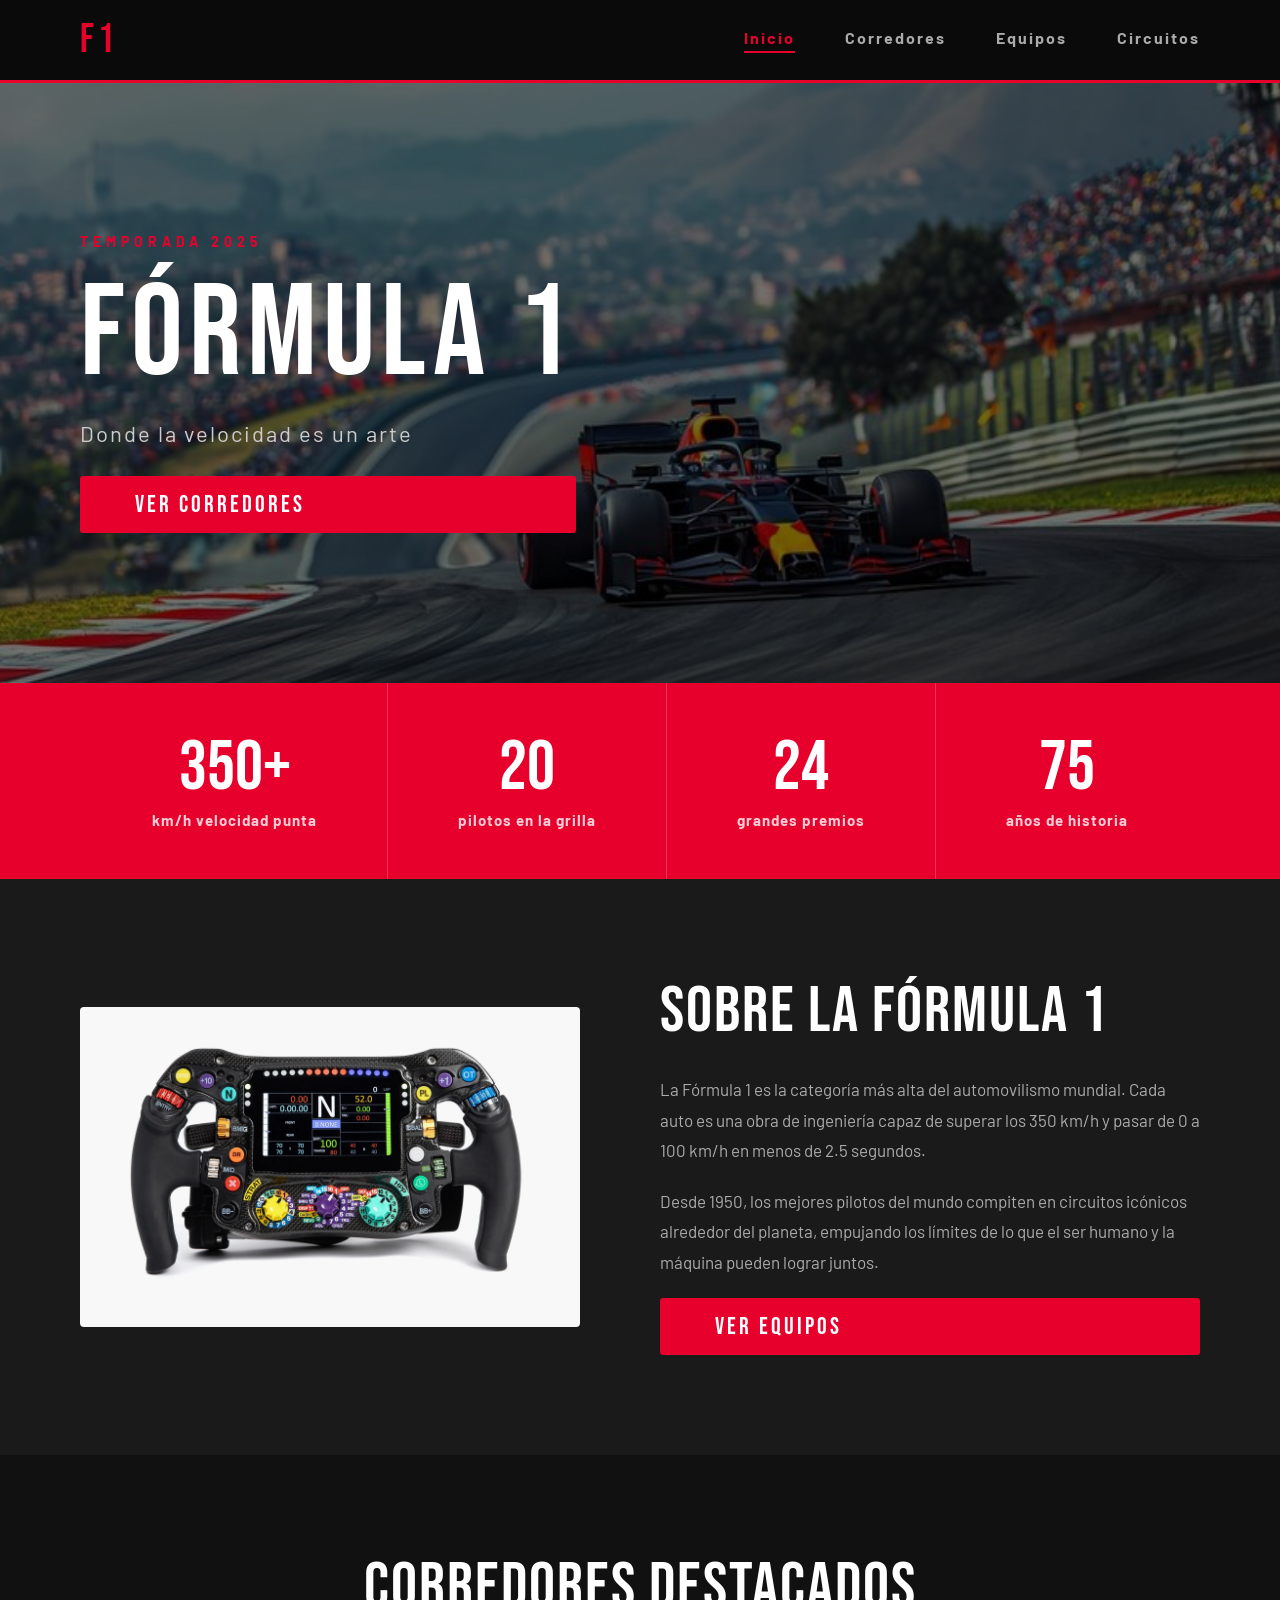
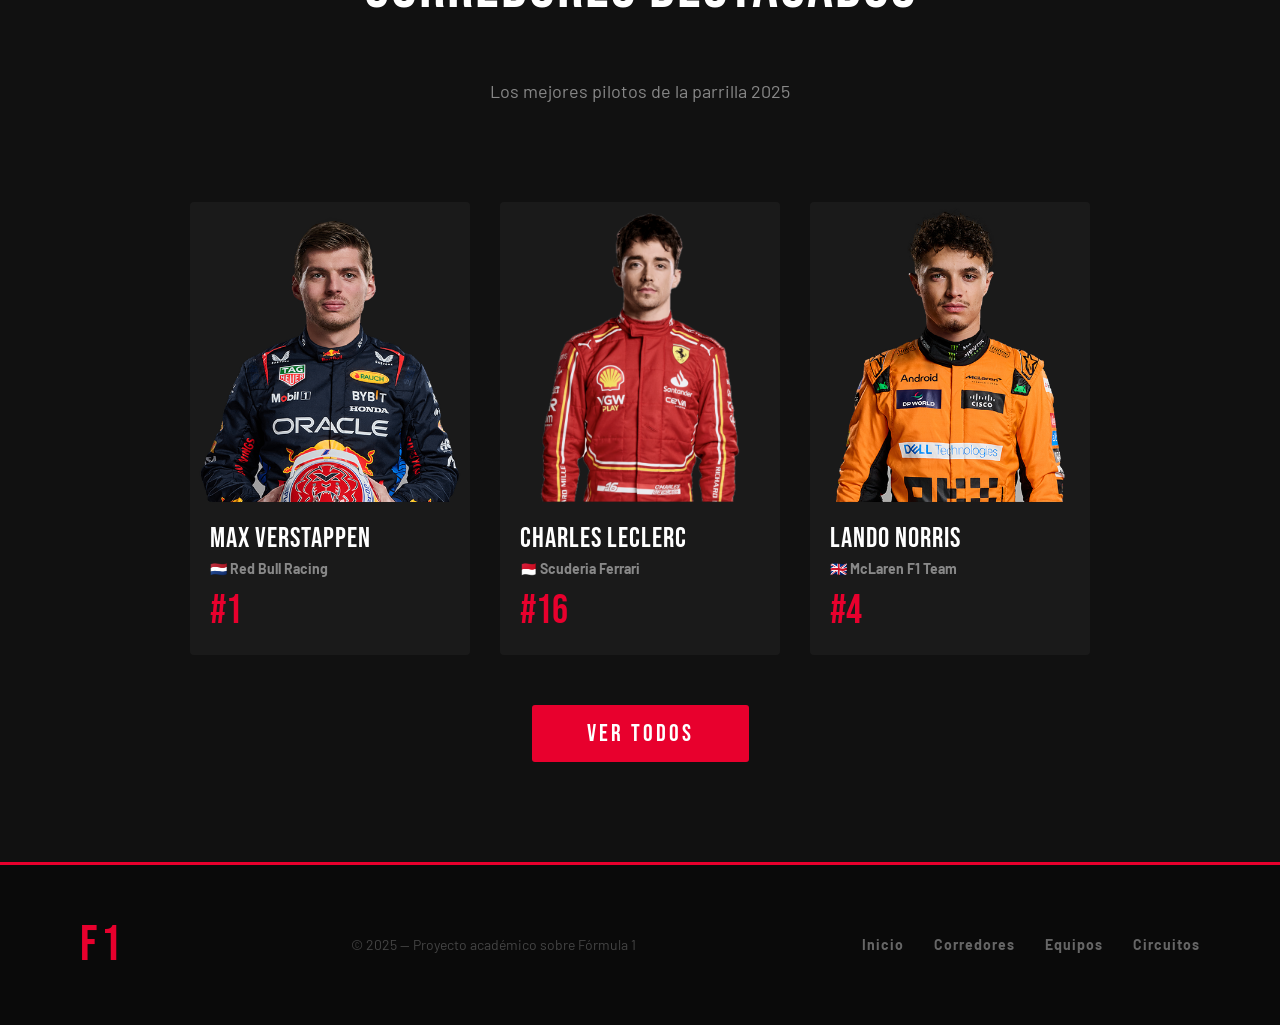
<file: index.html>
<!DOCTYPE html>
<html lang="es">

<head>
    <meta charset="UTF-8">
    <meta name="viewport" content="width=device-width, initial-scale=1.0">
    <title>Fórmula 1 — Inicio</title>
    <link rel="icon" type="image/png" href="img/favicon.png">
    <link rel="preconnect" href="https://fonts.googleapis.com">
    <link rel="preconnect" href="https://fonts.gstatic.com" crossorigin>
    <link href="https://fonts.googleapis.com/css2?family=Bebas+Neue&family=Barlow:wght@400;700;900&display=swap"
        rel="stylesheet">
    <link rel="stylesheet" href="estilos.css">
</head>

<body>

    <!-- MENÚ -->
    <div class="menu">
        <div class="menu_logo">F1</div>
        <div class="menu_links">
            <a href="index.html" class="menu_item activo">Inicio</a>
            <a href="corredores.html" class="menu_item">Corredores</a>
            <a href="equipos.html" class="menu_item">Equipos</a>
            <a href="circuitos.html" class="menu_item">Circuitos</a>
        </div>
    </div>

    <section class="hero">
        <div class="hero_fondo">
            <img src="img/hero.jpg" alt="Auto de F1 en pista" class="hero_bg">
            <div class="hero_oscurecedor"></div>
        </div>
        <div class="hero_contenido">
            <div class="hero_etiqueta">TEMPORADA 2025</div>
            <div class="hero_titulo">FÓRMULA 1</div>
            <div class="hero_subtitulo">Donde la velocidad es un arte</div>
            <a href="corredores.html" class="boton_rojo">VER CORREDORES</a>
        </div>
    </section>

    <!-- BANDA ROJA CON DATOS -->
    <section class="datos">
        <div class="dato">
            <div class="dato_numero">350+</div>
            <div class="dato_texto">km/h velocidad punta</div>
        </div>
        <div class="dato">
            <div class="dato_numero">20</div>
            <div class="dato_texto">pilotos en la grilla</div>
        </div>
        <div class="dato">
            <div class="dato_numero">24</div>
            <div class="dato_texto">grandes premios</div>
        </div>
        <div class="dato">
            <div class="dato_numero">75</div>
            <div class="dato_texto">años de historia</div>
        </div>
    </section>

    <!-- SOBRE LA F1 -->
    <section class="sobre">

        <img src="img/sobre.jpg" alt="Interior de un F1" class="sobre_imagen">

        <div class="sobre_texto">
            <div class="seccion_titulo">Sobre la Fórmula 1</div>
            <div class="sobre_parrafo">
                La Fórmula 1 es la categoría más alta del automovilismo mundial.
                Cada auto es una obra de ingeniería capaz de superar los 350 km/h
                y pasar de 0 a 100 km/h en menos de 2.5 segundos.
            </div>
            <div class="sobre_parrafo">
                Desde 1950, los mejores pilotos del mundo compiten en circuitos
                icónicos alrededor del planeta, empujando los límites de lo que
                el ser humano y la máquina pueden lograr juntos.
            </div>
            <a href="equipos.html" class="boton_rojo">VER EQUIPOS</a>
        </div>

    </section>

<!-- CORREDORES DESTACADOS -->
    <section class="preview">

        <div class="seccion_titulo" style="text-align: center;">Corredores Destacados</div>
        <div class="seccion_subtitulo" style="text-align: center;">Los mejores pilotos de la parrilla 2025</div>

        <div class="preview_lista">
            <div class="preview_card">
                <img src="img/verstappen.jpg" alt="Max Verstappen" class="preview_foto">
                <div class="preview_nombre">Max Verstappen</div>
                <div class="preview_equipo">🇳🇱 Red Bull Racing</div>
                <div class="preview_num">#1</div>
            </div>
            <div class="preview_card">
                <img src="img/leclerc.png" alt="Charles Leclerc" class="preview_foto">
                <div class="preview_nombre">Charles Leclerc</div>
                <div class="preview_equipo">🇲🇨 Scuderia Ferrari</div>
                <div class="preview_num">#16</div>
            </div>
            <div class="preview_card">
                <img src="img/norris.jpg" alt="Lando Norris" class="preview_foto">
                <div class="preview_nombre">Lando Norris</div>
                <div class="preview_equipo">🇬🇧 McLaren F1 Team</div>
                <div class="preview_num">#4</div>
            </div>
        </div>

        <div style="text-align: center;">
            <a href="corredores.html" class="boton_rojo">VER TODOS</a>
        </div>
    </section>

    <!-- FOOTER -->
    <footer class="footer">
        <div class="footer_logo">F1</div>
        <div class="footer_texto">© 2025 — Proyecto académico sobre Fórmula 1</div>
        <div class="footer_links">
            <a href="index.html" class="footer_enlace">Inicio</a>
            <a href="corredores.html" class="footer_enlace">Corredores</a>
            <a href="equipos.html" class="footer_enlace">Equipos</a>
            <a href="circuitos.html" class="footer_enlace">Circuitos</a>
        </div>
    </footer>
</body>
</html>
</file>
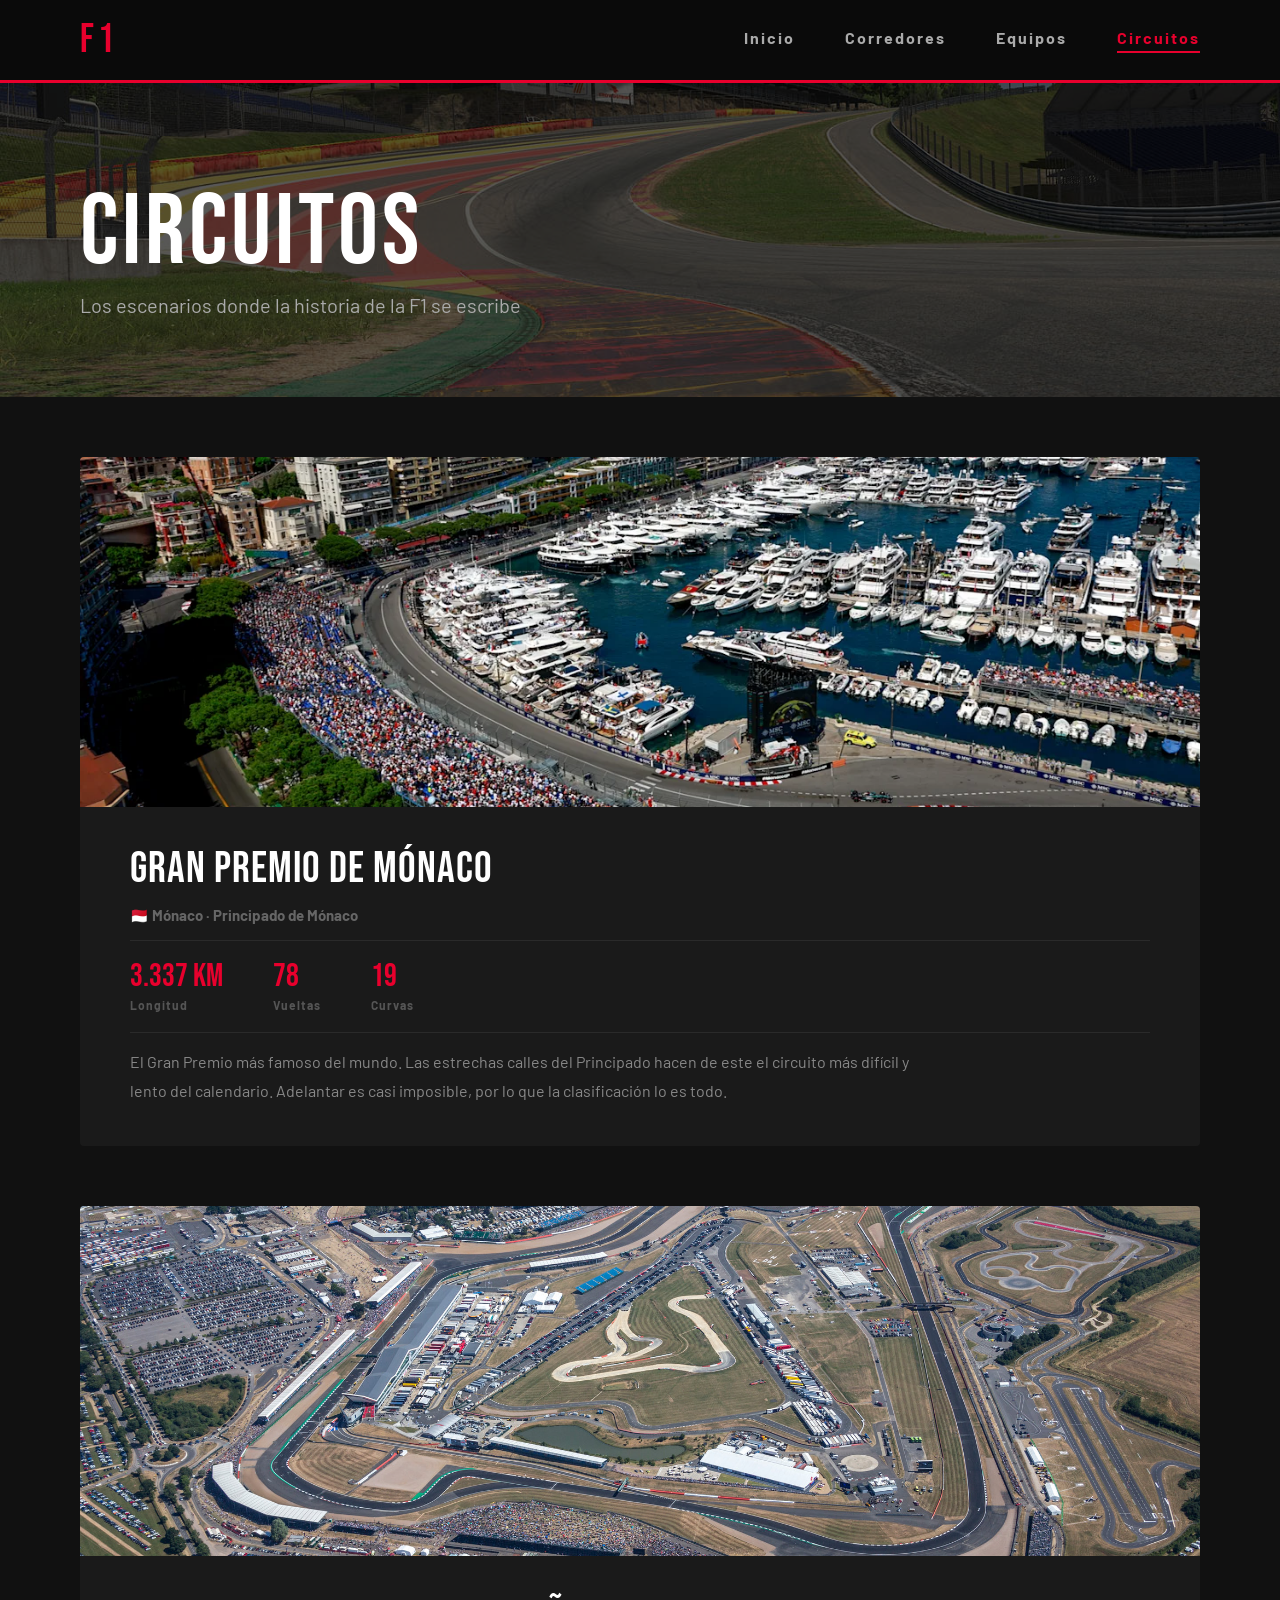
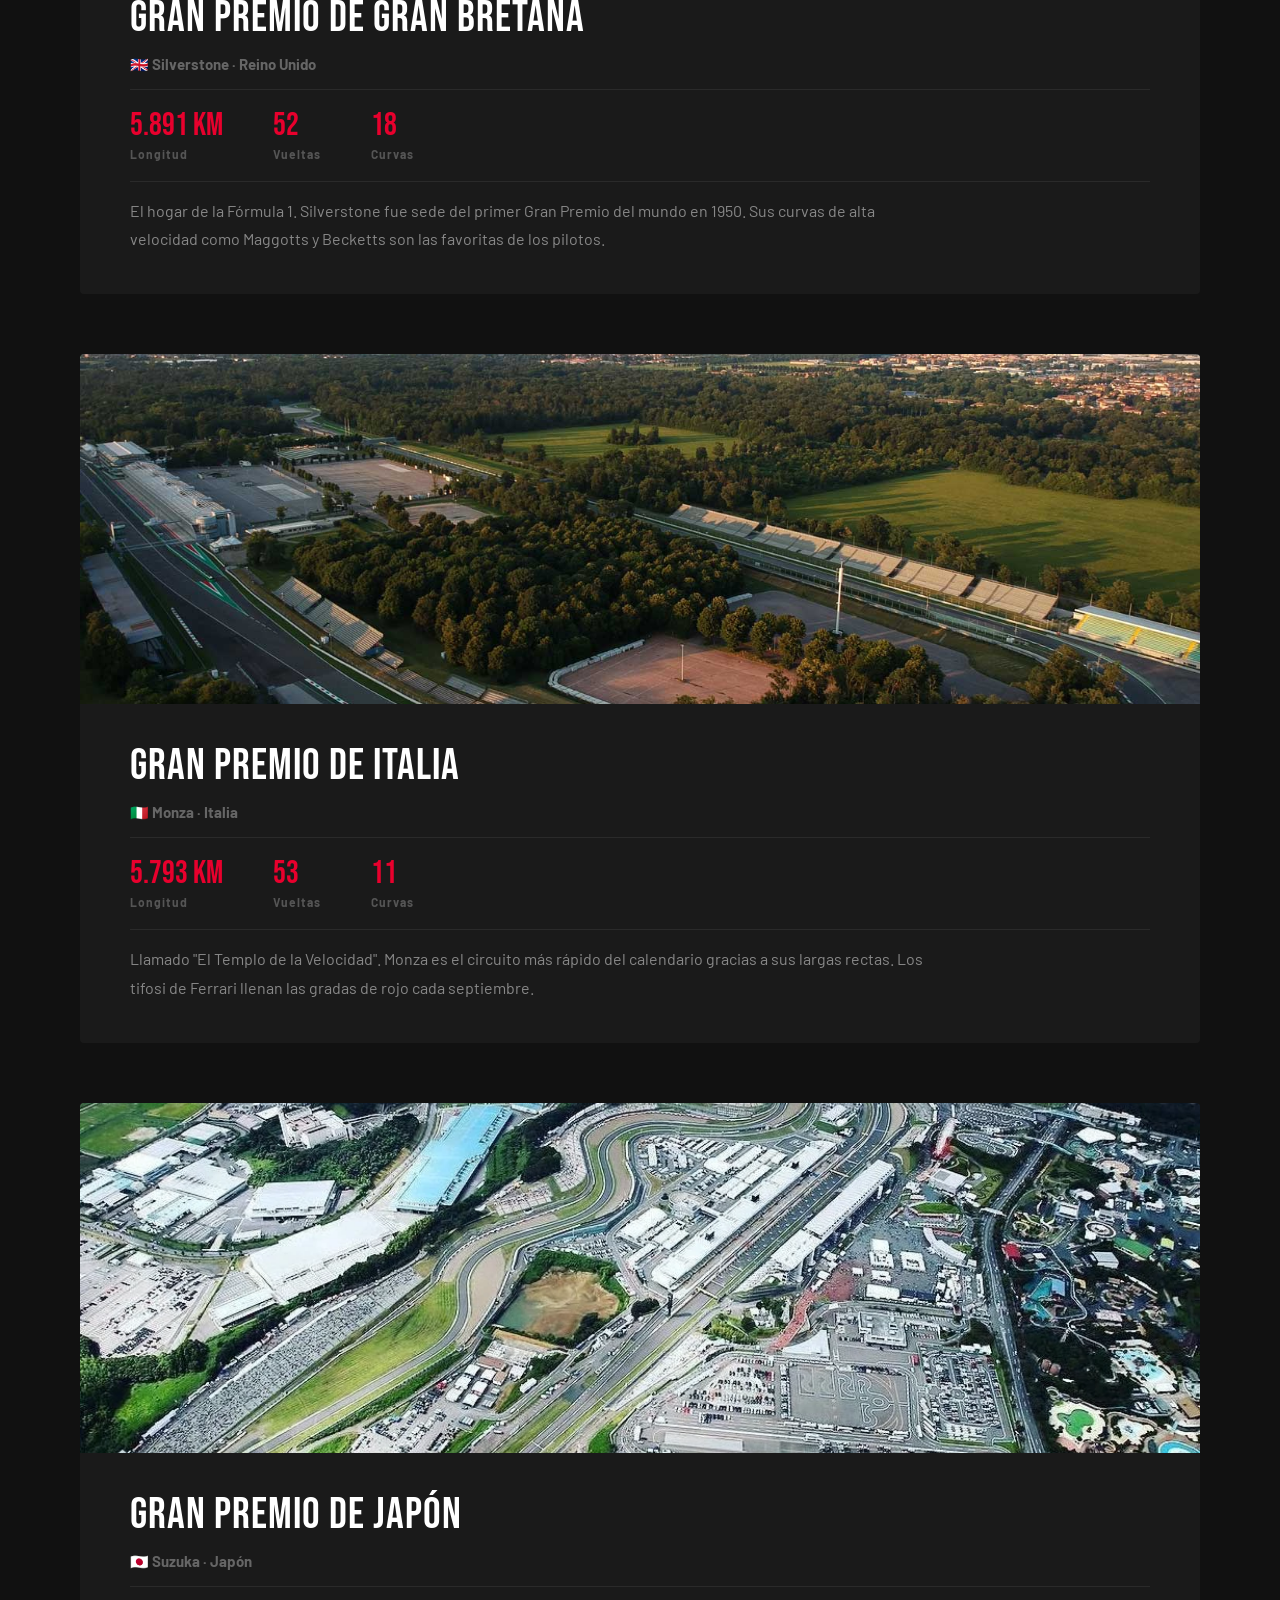
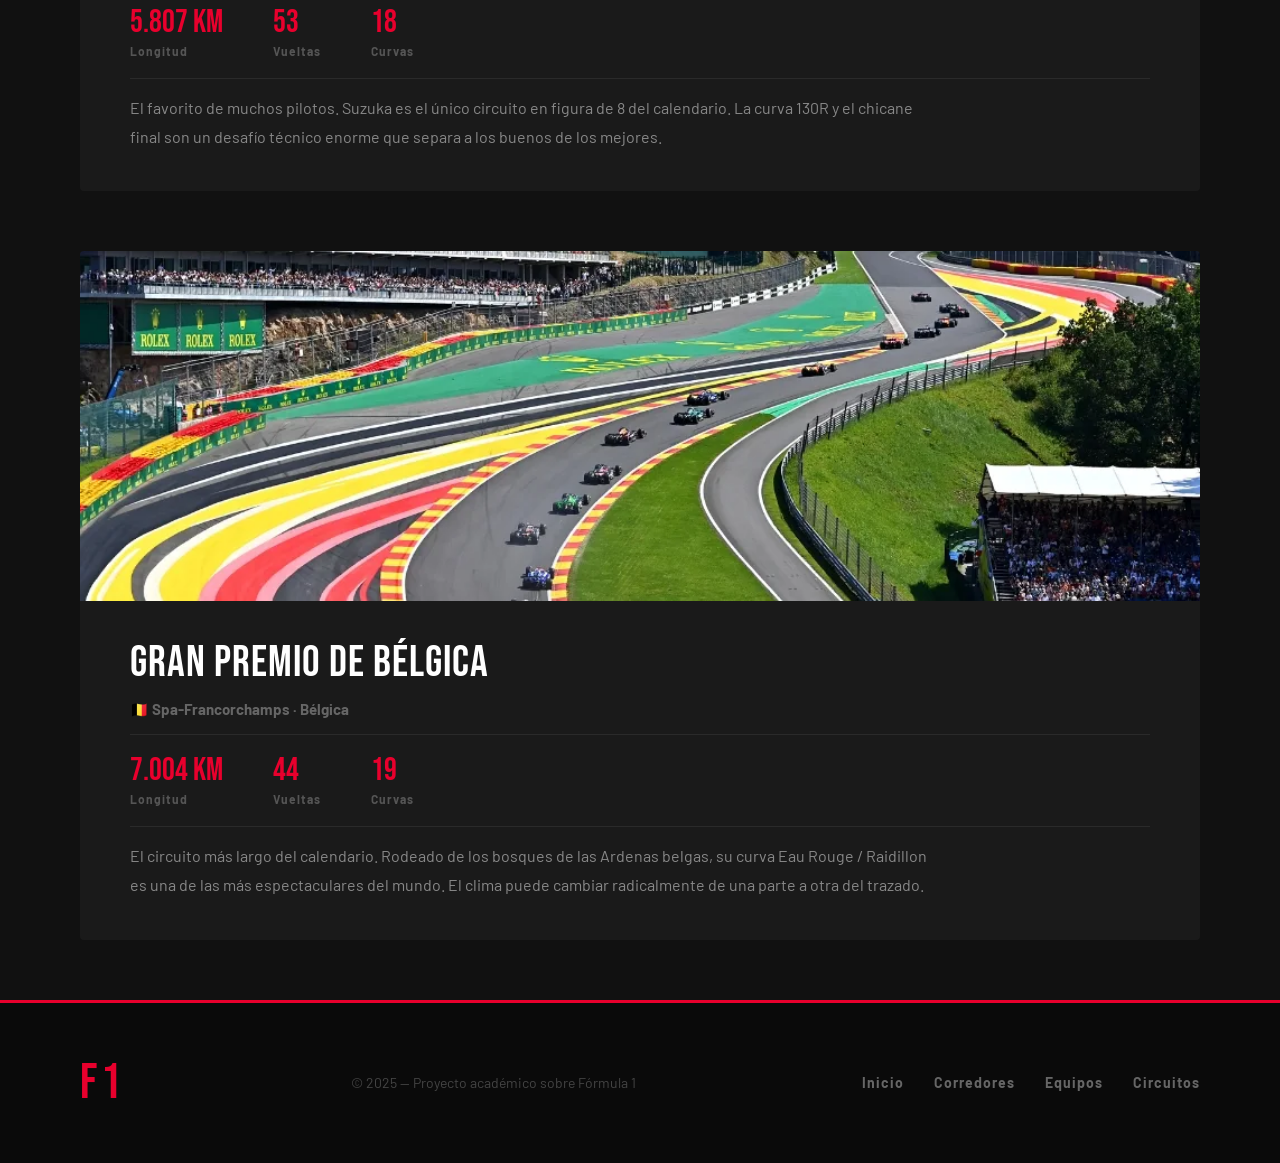
<file: circuitos.html>
<!DOCTYPE html>
<html lang="es">

<head>
    <meta charset="UTF-8">
    <meta name="viewport" content="width=device-width, initial-scale=1.0">
    <title>Fórmula 1 — Circuitos</title>
    <link rel="icon" type="image/png" href="img/favicon.png">
    <link rel="preconnect" href="https://fonts.googleapis.com">
    <link rel="preconnect" href="https://fonts.gstatic.com" crossorigin>
    <link href="https://fonts.googleapis.com/css2?family=Bebas+Neue&family=Barlow:wght@400;700;900&display=swap"
        rel="stylesheet">
    <link rel="stylesheet" href="estilos.css">
</head>

<body>
    <!-- MENÚ -->
    <div class="menu">
        <div class="menu_logo">F1</div>
        <div class="menu_links">
            <a href="index.html" class="menu_item">Inicio</a>
            <a href="corredores.html" class="menu_item">Corredores</a>
            <a href="equipos.html" class="menu_item">Equipos</a>
            <a href="circuitos.html" class="menu_item activo">Circuitos</a>
        </div>
    </div>
    <!-- ENCABEZADO -->
    <section class="pagina_header" style="background-image: url('img/header_circuitos.jpg');">
        <div class="pagina_header_oscuro">
            <div class="pagina_titulo">Circuitos</div>
            <div class="pagina_subtitulo">Los escenarios donde la historia de la F1 se escribe</div>
        </div>
    </section>
    <!-- CIRCUITOS -->
    <section class="circuitos_detalle">
        <div class="circuito_card">
            <img src="img/monaco.jpg" alt="Mónaco" class="circuito_foto">
            <div class="circuito_info">
                <div class="circuito_nombre">Gran Premio de Mónaco</div>
                <div class="circuito_pais">🇲🇨 Mónaco · Principado de Mónaco</div>
                <div class="circuito_datos_fila">
                    <div class="circuito_dato_item">
                        <div class="cdato_val">3.337 km</div>
                        <div class="cdato_lab">Longitud</div>
                    </div>
                    <div class="circuito_dato_item">
                        <div class="cdato_val">78</div>
                        <div class="cdato_lab">Vueltas</div>
                    </div>
                    <div class="circuito_dato_item">
                        <div class="cdato_val">19</div>
                        <div class="cdato_lab">Curvas</div>
                    </div>
                </div>
                <div class="circuito_desc">
                    El Gran Premio más famoso del mundo. Las estrechas calles del Principado hacen de este el circuito
                    más difícil y lento del calendario. Adelantar es casi imposible, por lo que la clasificación lo es
                    todo.
                </div>
            </div>
        </div>

        <div class="circuito_card">
            <img src="img/silverstone.jpg" alt="Silverstone" class="circuito_foto">
            <div class="circuito_info">
                <div class="circuito_nombre">Gran Premio de Gran Bretaña</div>
                <div class="circuito_pais">🇬🇧 Silverstone · Reino Unido</div>
                <div class="circuito_datos_fila">
                    <div class="circuito_dato_item">
                        <div class="cdato_val">5.891 km</div>
                        <div class="cdato_lab">Longitud</div>
                    </div>
                    <div class="circuito_dato_item">
                        <div class="cdato_val">52</div>
                        <div class="cdato_lab">Vueltas</div>
                    </div>
                    <div class="circuito_dato_item">
                        <div class="cdato_val">18</div>
                        <div class="cdato_lab">Curvas</div>
                    </div>
                </div>
                <div class="circuito_desc">
                    El hogar de la Fórmula 1. Silverstone fue sede del primer Gran Premio del mundo en 1950. Sus curvas
                    de alta velocidad como Maggotts y Becketts son las favoritas de los pilotos.
                </div>
            </div>
        </div>

        <div class="circuito_card">
            <img src="img/monza.jpg" alt="Monza" class="circuito_foto">
            <div class="circuito_info">
                <div class="circuito_nombre">Gran Premio de Italia</div>
                <div class="circuito_pais">🇮🇹 Monza · Italia</div>
                <div class="circuito_datos_fila">
                    <div class="circuito_dato_item">
                        <div class="cdato_val">5.793 km</div>
                        <div class="cdato_lab">Longitud</div>
                    </div>
                    <div class="circuito_dato_item">
                        <div class="cdato_val">53</div>
                        <div class="cdato_lab">Vueltas</div>
                    </div>
                    <div class="circuito_dato_item">
                        <div class="cdato_val">11</div>
                        <div class="cdato_lab">Curvas</div>
                    </div>
                </div>
                <div class="circuito_desc">
                    Llamado "El Templo de la Velocidad". Monza es el circuito más rápido del calendario gracias a sus
                    largas rectas. Los tifosi de Ferrari llenan las gradas de rojo cada septiembre.
                </div>
            </div>
        </div>

        <div class="circuito_card">
            <img src="img/suzuka.jpg" alt="Suzuka" class="circuito_foto">
            <div class="circuito_info">
                <div class="circuito_nombre">Gran Premio de Japón</div>
                <div class="circuito_pais">🇯🇵 Suzuka · Japón</div>
                <div class="circuito_datos_fila">
                    <div class="circuito_dato_item">
                        <div class="cdato_val">5.807 km</div>
                        <div class="cdato_lab">Longitud</div>
                    </div>
                    <div class="circuito_dato_item">
                        <div class="cdato_val">53</div>
                        <div class="cdato_lab">Vueltas</div>
                    </div>
                    <div class="circuito_dato_item">
                        <div class="cdato_val">18</div>
                        <div class="cdato_lab">Curvas</div>
                    </div>
                </div>
                <div class="circuito_desc">
                    El favorito de muchos pilotos. Suzuka es el único circuito en figura de 8 del calendario. La curva
                    130R y el chicane final son un desafío técnico enorme que separa a los buenos de los mejores.
                </div>
            </div>
        </div>

        <div class="circuito_card">
            <img src="img/spa.jpg" alt="Spa-Francorchamps" class="circuito_foto">
            <div class="circuito_info">
                <div class="circuito_nombre">Gran Premio de Bélgica</div>
                <div class="circuito_pais">🇧🇪 Spa-Francorchamps · Bélgica</div>
                <div class="circuito_datos_fila">
                    <div class="circuito_dato_item">
                        <div class="cdato_val">7.004 km</div>
                        <div class="cdato_lab">Longitud</div>
                    </div>
                    <div class="circuito_dato_item">
                        <div class="cdato_val">44</div>
                        <div class="cdato_lab">Vueltas</div>
                    </div>
                    <div class="circuito_dato_item">
                        <div class="cdato_val">19</div>
                        <div class="cdato_lab">Curvas</div>
                    </div>
                </div>
                <div class="circuito_desc">
                    El circuito más largo del calendario. Rodeado de los bosques de las Ardenas belgas, su curva Eau
                    Rouge / Raidillon es una de las más espectaculares del mundo. El clima puede cambiar radicalmente de
                    una parte a otra del trazado.
                </div>
            </div>
        </div>
    </section>

    <!-- FOOTER -->
    <footer class="footer">
        <div class="footer_logo">F1</div>
        <div class="footer_texto">© 2025 — Proyecto académico sobre Fórmula 1</div>
        <div class="footer_links">
            <a href="index.html" class="footer_enlace">Inicio</a>
            <a href="corredores.html" class="footer_enlace">Corredores</a>
            <a href="equipos.html" class="footer_enlace">Equipos</a>
            <a href="circuitos.html" class="footer_enlace">Circuitos</a>
        </div>
    </footer>
</body>
</html>
</file>
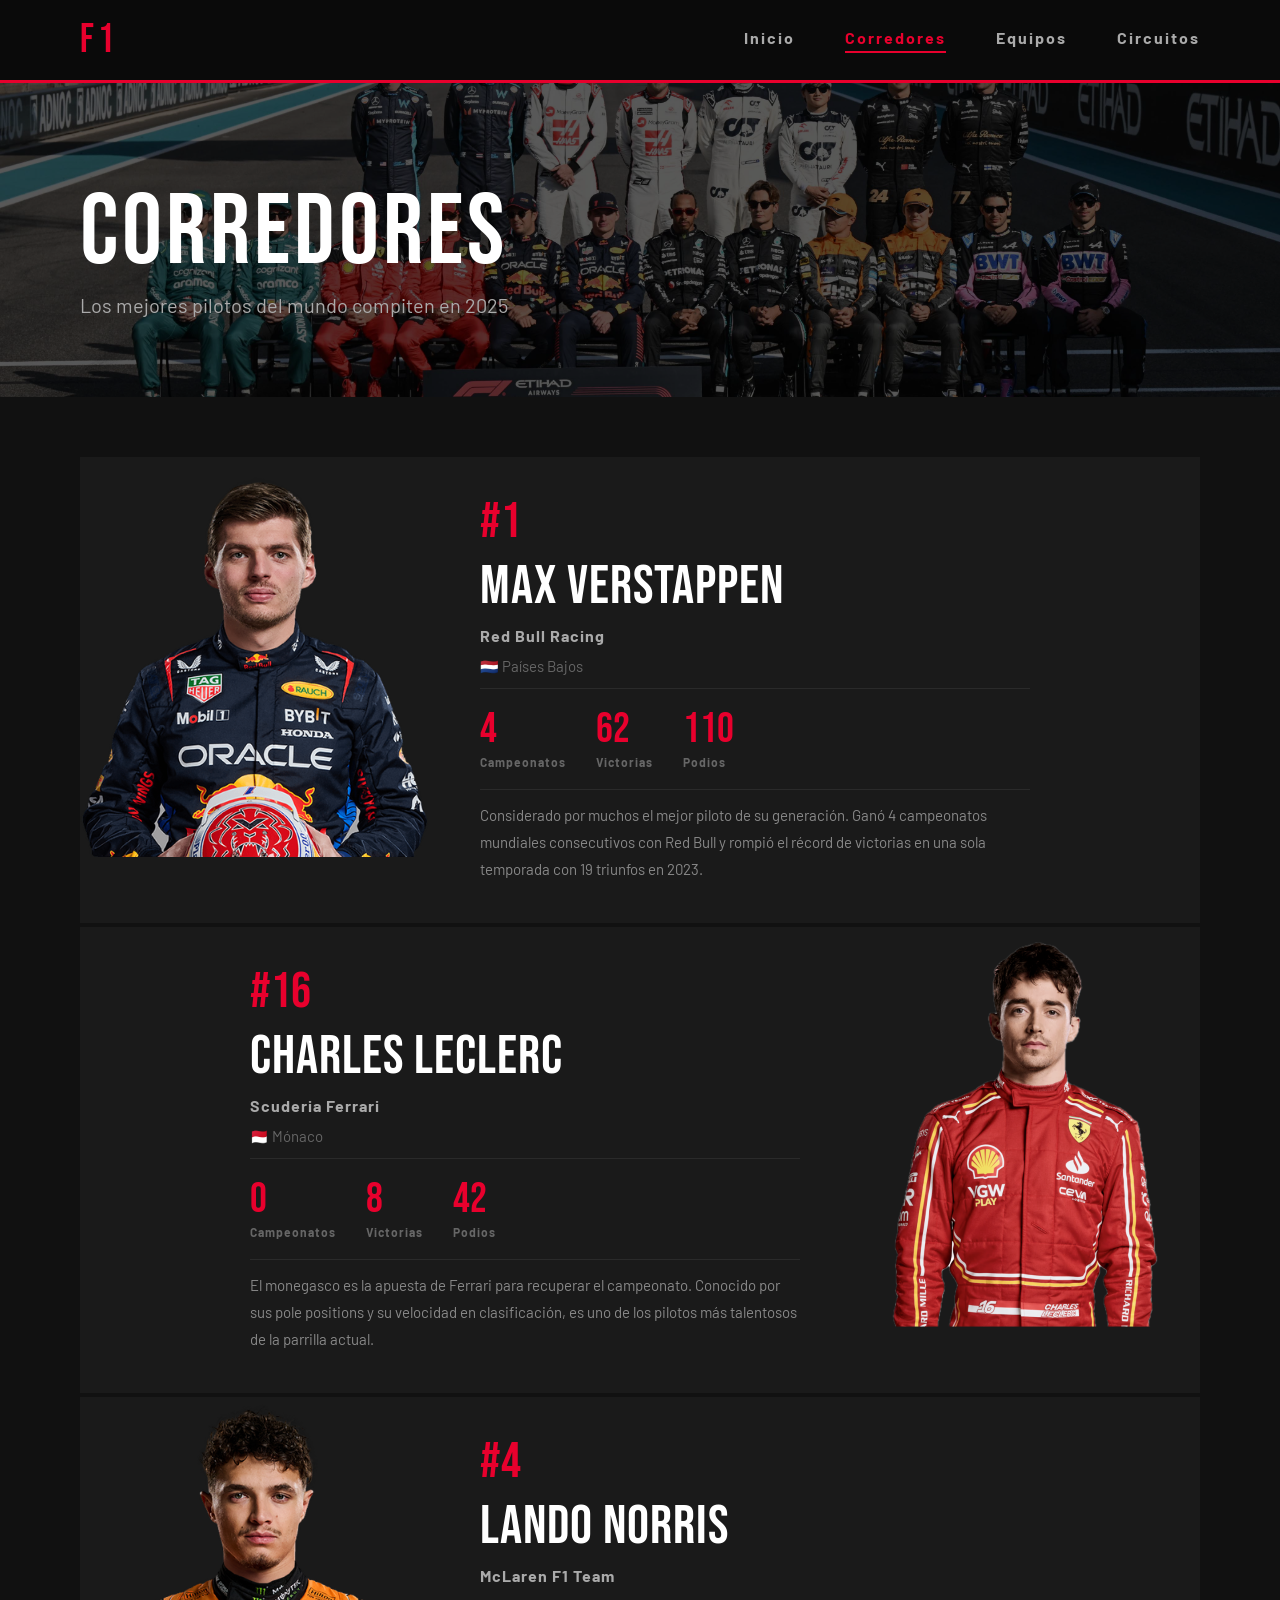
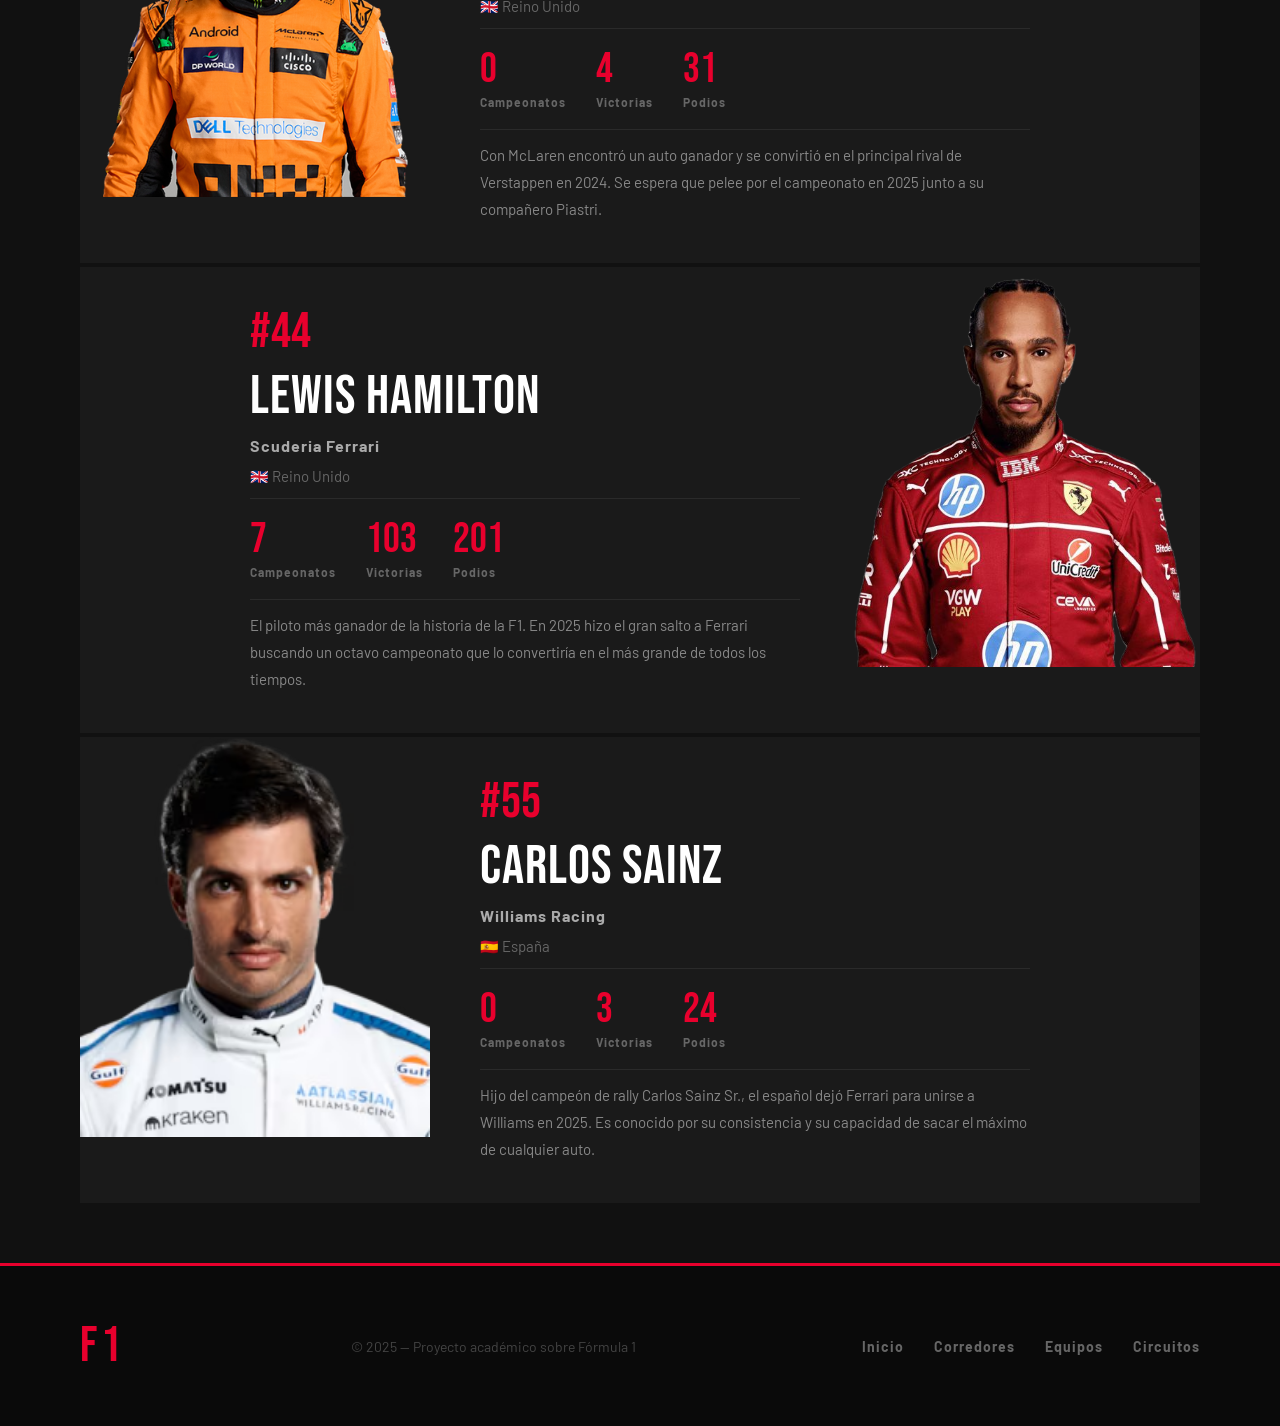
<file: corredores.html>
<!DOCTYPE html>
<html lang="es">

<head>
    <meta charset="UTF-8">
    <meta name="viewport" content="width=device-width, initial-scale=1.0">
    <title>Fórmula 1 — Corredores</title>
    <link rel="icon" type="image/png" href="img/favicon.png">
    <link rel="preconnect" href="https://fonts.googleapis.com">
    <link rel="preconnect" href="https://fonts.gstatic.com" crossorigin>
    <link href="https://fonts.googleapis.com/css2?family=Bebas+Neue&family=Barlow:wght@400;700;900&display=swap"
        rel="stylesheet">
    <link rel="stylesheet" href="estilos.css">
</head>

<body>
    <!-- MENÚ -->
    <div class="menu">
        <div class="menu_logo">F1</div>
        <div class="menu_links">
            <a href="index.html" class="menu_item">Inicio</a>
            <a href="corredores.html" class="menu_item activo">Corredores</a>
            <a href="equipos.html" class="menu_item">Equipos</a>
            <a href="circuitos.html" class="menu_item">Circuitos</a>
        </div>
    </div>

    <!-- ENCABEZADO -->
    <section class="pagina_header" style="background-image: url('img/header_corredores.jpg');">
        <div class="pagina_header_oscuro">
            <div class="pagina_titulo">Corredores</div>
            <div class="pagina_subtitulo">Los mejores pilotos del mundo compiten en 2025</div>
        </div>
    </section>

    <!-- CORREDORES -->
    <section class="corredores">
        <div class="corredor_card">
            <img src="img/verstappen.jpg" alt="Max Verstappen" class="corredor_foto">
            <div class="corredor_info">
                <div class="corredor_numero">#1</div>
                <div class="corredor_nombre">Max Verstappen</div>
                <div class="corredor_equipo">Red Bull Racing</div>
                <div class="corredor_pais">🇳🇱 Países Bajos</div>
                <div class="corredor_stats">
                    <div class="stat_item">
                        <div class="stat_val">4</div>
                        <div class="stat_lab">Campeonatos</div>
                    </div>
                    <div class="stat_item">
                        <div class="stat_val">62</div>
                        <div class="stat_lab">Victorias</div>
                    </div>
                    <div class="stat_item">
                        <div class="stat_val">110</div>
                        <div class="stat_lab">Podios</div>
                    </div>
                </div>
                <div class="corredor_desc">
                    Considerado por muchos el mejor piloto de su generación. Ganó 4 campeonatos mundiales consecutivos
                    con Red Bull y rompió el récord de victorias en una sola temporada con 19 triunfos en 2023.
                </div>
            </div>
        </div>

        <div class="corredor_card corredor_invertido">
            <img src="img/leclerc.png" alt="Charles Leclerc" class="corredor_foto">
            <div class="corredor_info">
                <div class="corredor_numero">#16</div>
                <div class="corredor_nombre">Charles Leclerc</div>
                <div class="corredor_equipo">Scuderia Ferrari</div>
                <div class="corredor_pais">🇲🇨 Mónaco</div>
                <div class="corredor_stats">
                    <div class="stat_item">
                        <div class="stat_val">0</div>
                        <div class="stat_lab">Campeonatos</div>
                    </div>
                    <div class="stat_item">
                        <div class="stat_val">8</div>
                        <div class="stat_lab">Victorias</div>
                    </div>
                    <div class="stat_item">
                        <div class="stat_val">42</div>
                        <div class="stat_lab">Podios</div>
                    </div>
                </div>
                <div class="corredor_desc">
                    El monegasco es la apuesta de Ferrari para recuperar el campeonato. Conocido por sus pole positions
                    y su velocidad en clasificación, es uno de los pilotos más talentosos de la parrilla actual.
                </div>
            </div>
        </div>

        <div class="corredor_card">
            <img src="img/norris.jpg" alt="Lando Norris" class="corredor_foto">
            <div class="corredor_info">
                <div class="corredor_numero">#4</div>
                <div class="corredor_nombre">Lando Norris</div>
                <div class="corredor_equipo">McLaren F1 Team</div>
                <div class="corredor_pais">🇬🇧 Reino Unido</div>
                <div class="corredor_stats">
                    <div class="stat_item">
                        <div class="stat_val">0</div>
                        <div class="stat_lab">Campeonatos</div>
                    </div>
                    <div class="stat_item">
                        <div class="stat_val">4</div>
                        <div class="stat_lab">Victorias</div>
                    </div>
                    <div class="stat_item">
                        <div class="stat_val">31</div>
                        <div class="stat_lab">Podios</div>
                    </div>
                </div>
                <div class="corredor_desc">
                    Con McLaren encontró un auto ganador y se convirtió en el principal rival de Verstappen en 2024. Se
                    espera que pelee por el campeonato en 2025 junto a su compañero Piastri.
                </div>
            </div>
        </div>

        <div class="corredor_card corredor_invertido">
            <img src="img/hamilton.png" alt="Lewis Hamilton" class="corredor_foto">
            <div class="corredor_info">
                <div class="corredor_numero">#44</div>
                <div class="corredor_nombre">Lewis Hamilton</div>
                <div class="corredor_equipo">Scuderia Ferrari</div>
                <div class="corredor_pais">🇬🇧 Reino Unido</div>
                <div class="corredor_stats">
                    <div class="stat_item">
                        <div class="stat_val">7</div>
                        <div class="stat_lab">Campeonatos</div>
                    </div>
                    <div class="stat_item">
                        <div class="stat_val">103</div>
                        <div class="stat_lab">Victorias</div>
                    </div>
                    <div class="stat_item">
                        <div class="stat_val">201</div>
                        <div class="stat_lab">Podios</div>
                    </div>
                </div>
                <div class="corredor_desc">
                    El piloto más ganador de la historia de la F1. En 2025 hizo el gran salto a Ferrari buscando un
                    octavo campeonato que lo convertiría en el más grande de todos los tiempos.
                </div>
            </div>
        </div>

        <div class="corredor_card">
            <img src="img/sainz.jpg" alt="Carlos Sainz" class="corredor_foto">
            <div class="corredor_info">
                <div class="corredor_numero">#55</div>
                <div class="corredor_nombre">Carlos Sainz</div>
                <div class="corredor_equipo">Williams Racing</div>
                <div class="corredor_pais">🇪🇸 España</div>
                <div class="corredor_stats">
                    <div class="stat_item">
                        <div class="stat_val">0</div>
                        <div class="stat_lab">Campeonatos</div>
                    </div>
                    <div class="stat_item">
                        <div class="stat_val">3</div>
                        <div class="stat_lab">Victorias</div>
                    </div>
                    <div class="stat_item">
                        <div class="stat_val">24</div>
                        <div class="stat_lab">Podios</div>
                    </div>
                </div>
                <div class="corredor_desc">
                    Hijo del campeón de rally Carlos Sainz Sr., el español dejó Ferrari para unirse a Williams en 2025.
                    Es conocido por su consistencia y su capacidad de sacar el máximo de cualquier auto.
                </div>
            </div>
        </div>
    </section>

    <!-- FOOTER -->
    <footer class="footer">
        <div class="footer_logo">F1</div>
        <div class="footer_texto">© 2025 — Proyecto académico sobre Fórmula 1</div>
        <div class="footer_links">
            <a href="index.html" class="footer_enlace">Inicio</a>
            <a href="corredores.html" class="footer_enlace">Corredores</a>
            <a href="equipos.html" class="footer_enlace">Equipos</a>
            <a href="circuitos.html" class="footer_enlace">Circuitos</a>
        </div>
    </footer>
</body>
</html>
</file>
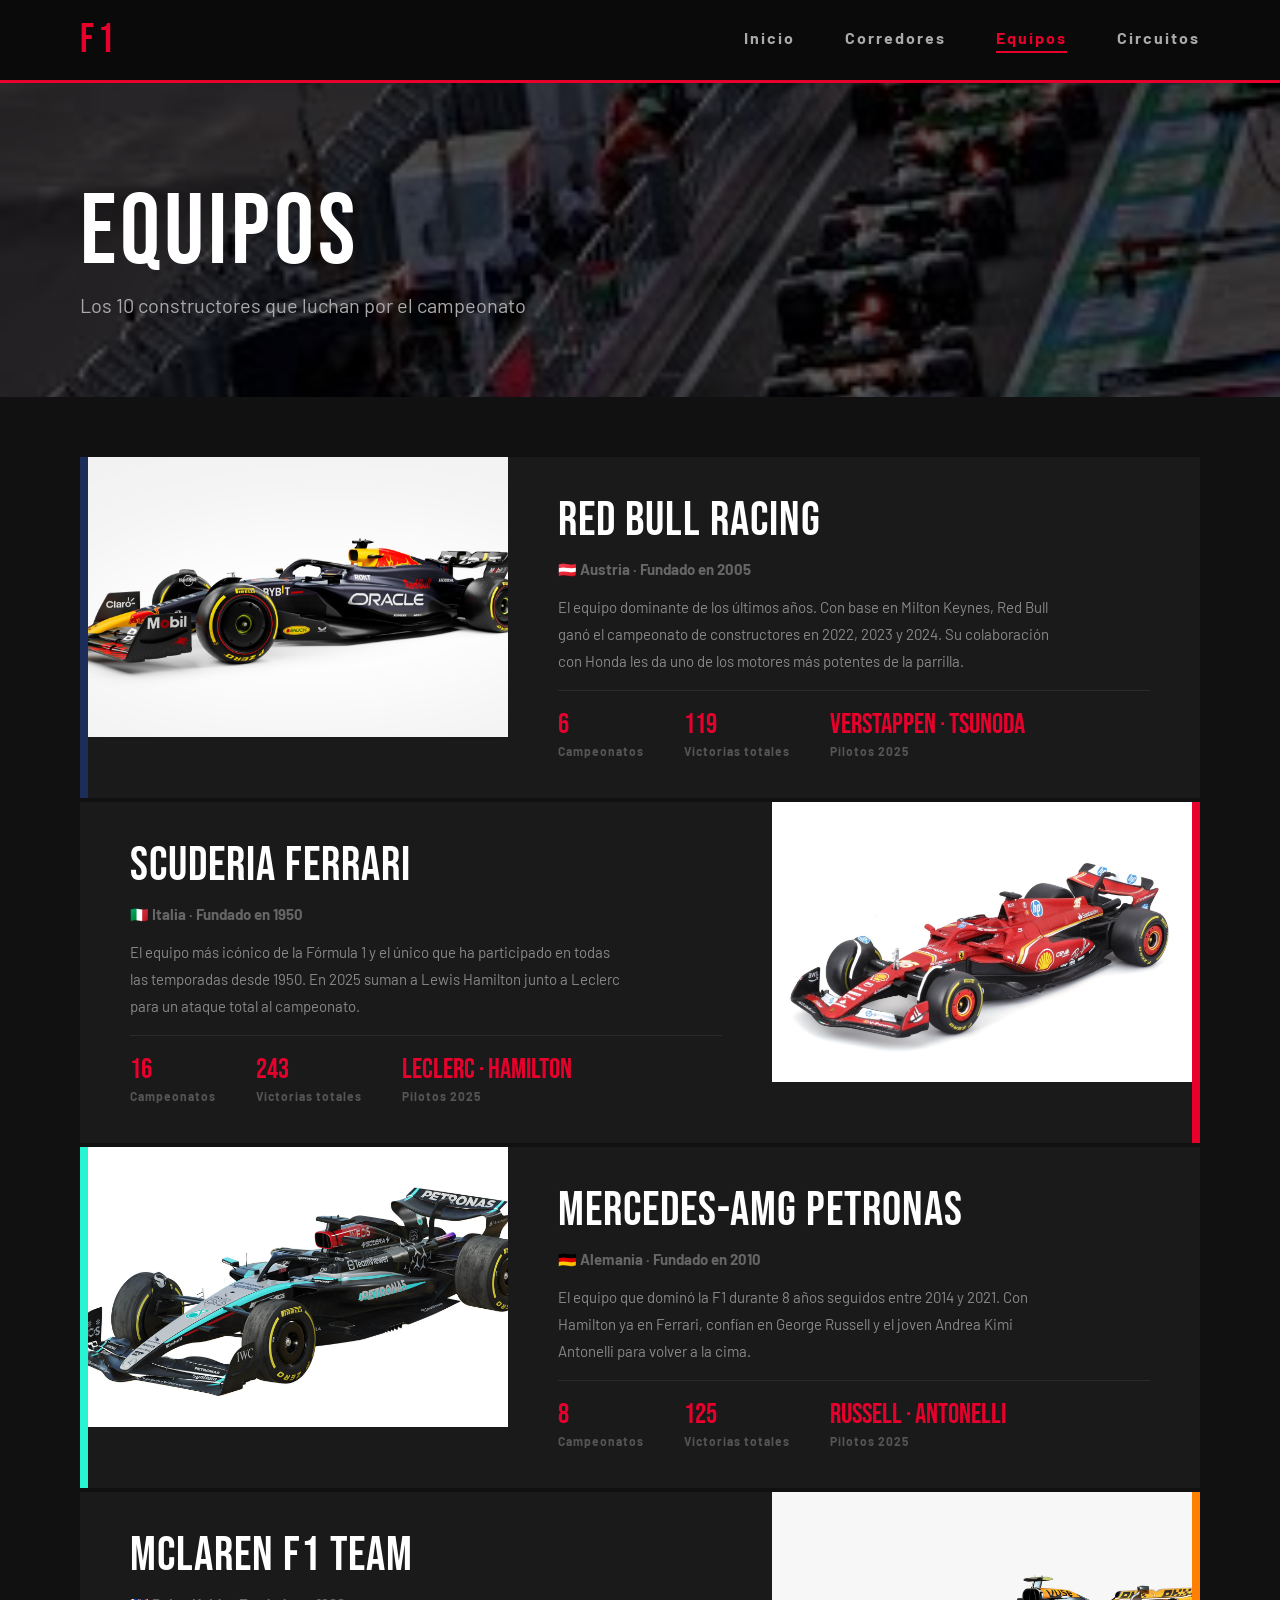
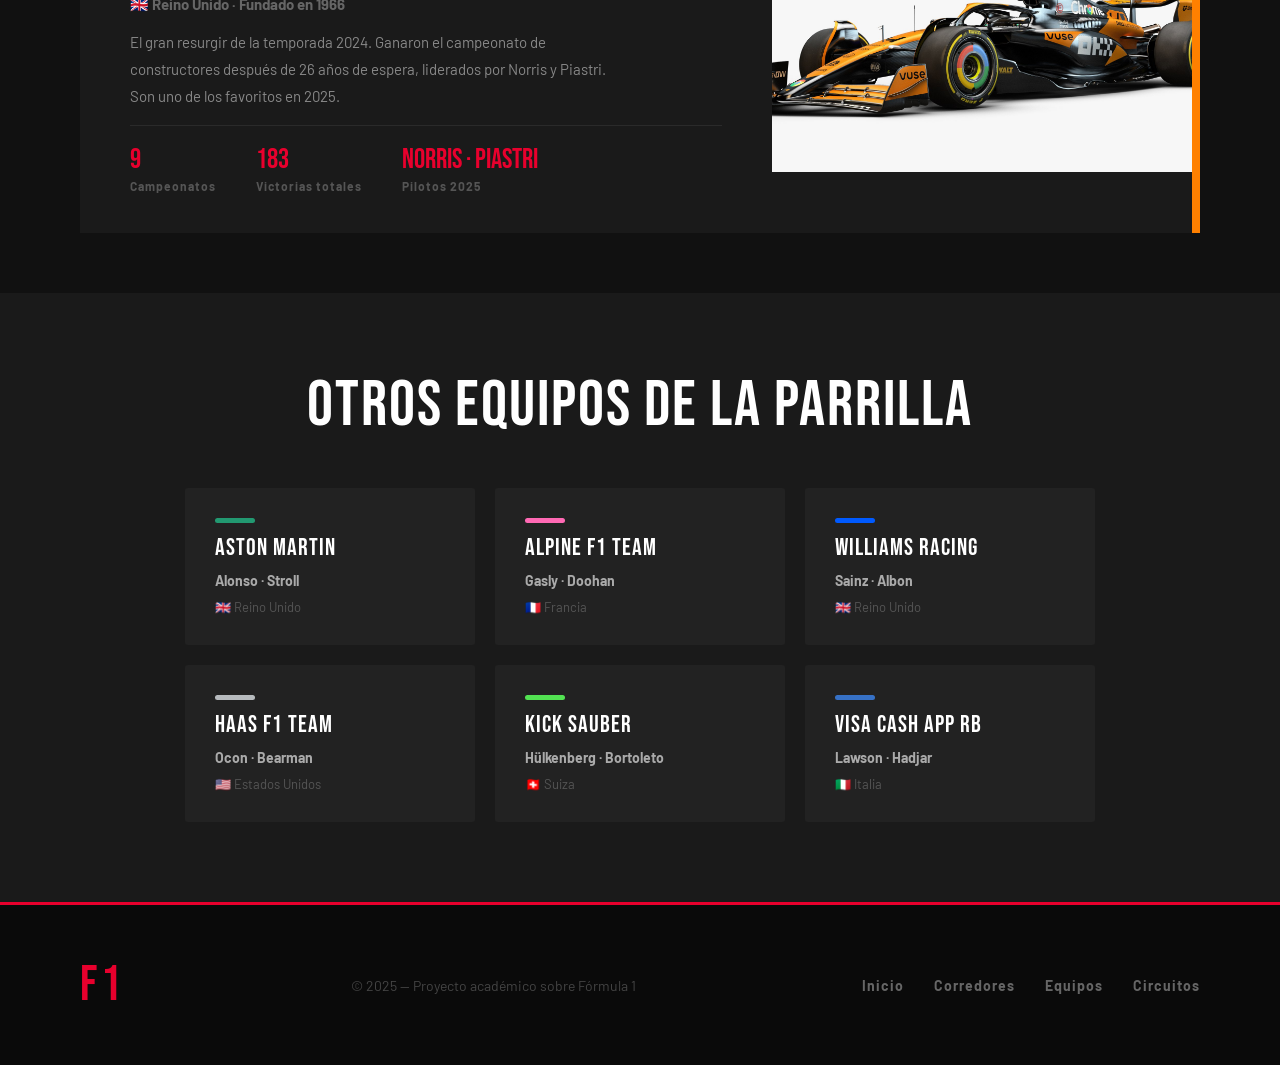
<file: equipos.html>
<!DOCTYPE html>
<html lang="es">

<head>
    <meta charset="UTF-8">
    <meta name="viewport" content="width=device-width, initial-scale=1.0">
    <title>Fórmula 1 — Equipos</title>
    <link rel="icon" type="image/png" href="img/favicon.png">
    <link rel="preconnect" href="https://fonts.googleapis.com">
    <link rel="preconnect" href="https://fonts.gstatic.com" crossorigin>
    <link href="https://fonts.googleapis.com/css2?family=Bebas+Neue&family=Barlow:wght@400;700;900&display=swap"
        rel="stylesheet">
    <link rel="stylesheet" href="estilos.css">
</head>

<body>
    <!-- MENÚ -->
    <div class="menu">
        <div class="menu_logo">F1</div>
        <div class="menu_links">
            <a href="index.html" class="menu_item">Inicio</a>
            <a href="corredores.html" class="menu_item">Corredores</a>
            <a href="equipos.html" class="menu_item activo">Equipos</a>
            <a href="circuitos.html" class="menu_item">Circuitos</a>
        </div>
    </div>

    <!-- ENCABEZADO -->
    <section class="pagina_header" style="background-image: url('img/header_equipos.jpg');">
        <div class="pagina_header_oscuro">
            <div class="pagina_titulo">Equipos</div>
            <div class="pagina_subtitulo">Los 10 constructores que luchan por el campeonato</div>
        </div>
    </section>

    <!-- EQUIPOS PRINCIPALES -->
    <section class="equipos_detalle">
        <div class="equipo_grande">
            <div class="equipo_grande_color" style="background-color: #1C2D5A;"></div>
            <img src="img/redbull.jpg" alt="Red Bull Racing" class="equipo_grande_foto">
            <div class="equipo_grande_info">
                <div class="equipo_grande_nombre">Red Bull Racing</div>
                <div class="equipo_grande_pais">🇦🇹 Austria · Fundado en 2005</div>
                <div class="equipo_grande_desc">
                    El equipo dominante de los últimos años. Con base en Milton Keynes, Red Bull ganó el campeonato de
                    constructores en 2022, 2023 y 2024. Su colaboración con Honda les da uno de los motores más potentes
                    de la parrilla.
                </div>
                <div class="equipo_grande_stats">
                    <div class="equipo_stat">
                        <div class="equipo_stat_val">6</div>
                        <div class="equipo_stat_lab">Campeonatos</div>
                    </div>
                    <div class="equipo_stat">
                        <div class="equipo_stat_val">119</div>
                        <div class="equipo_stat_lab">Victorias totales</div>
                    </div>
                    <div class="equipo_stat">
                        <div class="equipo_stat_val">Verstappen · Tsunoda</div>
                        <div class="equipo_stat_lab">Pilotos 2025</div>
                    </div>
                </div>
            </div>
        </div>

        <div class="equipo_grande equipo_grande_invertido">
            <div class="equipo_grande_color" style="background-color: #E8002D;"></div>
            <img src="img/ferrari.jpg" alt="Scuderia Ferrari" class="equipo_grande_foto">
            <div class="equipo_grande_info">
                <div class="equipo_grande_nombre">Scuderia Ferrari</div>
                <div class="equipo_grande_pais">🇮🇹 Italia · Fundado en 1950</div>
                <div class="equipo_grande_desc">
                    El equipo más icónico de la Fórmula 1 y el único que ha participado en todas las temporadas desde
                    1950. En 2025 suman a Lewis Hamilton junto a Leclerc para un ataque total al campeonato.
                </div>
                <div class="equipo_grande_stats">
                    <div class="equipo_stat">
                        <div class="equipo_stat_val">16</div>
                        <div class="equipo_stat_lab">Campeonatos</div>
                    </div>
                    <div class="equipo_stat">
                        <div class="equipo_stat_val">243</div>
                        <div class="equipo_stat_lab">Victorias totales</div>
                    </div>
                    <div class="equipo_stat">
                        <div class="equipo_stat_val">Leclerc · Hamilton</div>
                        <div class="equipo_stat_lab">Pilotos 2025</div>
                    </div>
                </div>
            </div>
        </div>

        <div class="equipo_grande">
            <div class="equipo_grande_color" style="background-color: #27F4D2;"></div>
            <img src="img/mercedes.jpg" alt="Mercedes AMG" class="equipo_grande_foto">
            <div class="equipo_grande_info">
                <div class="equipo_grande_nombre">Mercedes-AMG Petronas</div>
                <div class="equipo_grande_pais">🇩🇪 Alemania · Fundado en 2010</div>
                <div class="equipo_grande_desc">
                    El equipo que dominó la F1 durante 8 años seguidos entre 2014 y 2021. Con Hamilton ya en Ferrari,
                    confían en George Russell y el joven Andrea Kimi Antonelli para volver a la cima.
                </div>
                <div class="equipo_grande_stats">
                    <div class="equipo_stat">
                        <div class="equipo_stat_val">8</div>
                        <div class="equipo_stat_lab">Campeonatos</div>
                    </div>
                    <div class="equipo_stat">
                        <div class="equipo_stat_val">125</div>
                        <div class="equipo_stat_lab">Victorias totales</div>
                    </div>
                    <div class="equipo_stat">
                        <div class="equipo_stat_val">Russell · Antonelli</div>
                        <div class="equipo_stat_lab">Pilotos 2025</div>
                    </div>
                </div>
            </div>
        </div>

        <div class="equipo_grande equipo_grande_invertido">
            <div class="equipo_grande_color" style="background-color: #FF8000;"></div>
            <img src="img/mclaren.jpg" alt="McLaren F1" class="equipo_grande_foto">
            <div class="equipo_grande_info">
                <div class="equipo_grande_nombre">McLaren F1 Team</div>
                <div class="equipo_grande_pais">🇬🇧 Reino Unido · Fundado en 1966</div>
                <div class="equipo_grande_desc">
                    El gran resurgir de la temporada 2024. Ganaron el campeonato de constructores después de 26 años de
                    espera, liderados por Norris y Piastri. Son uno de los favoritos en 2025.
                </div>
                <div class="equipo_grande_stats">
                    <div class="equipo_stat">
                        <div class="equipo_stat_val">9</div>
                        <div class="equipo_stat_lab">Campeonatos</div>
                    </div>
                    <div class="equipo_stat">
                        <div class="equipo_stat_val">183</div>
                        <div class="equipo_stat_lab">Victorias totales</div>
                    </div>
                    <div class="equipo_stat">
                        <div class="equipo_stat_val">Norris · Piastri</div>
                        <div class="equipo_stat_lab">Pilotos 2025</div>
                    </div>
                </div>
            </div>
        </div>
    </section>

    <!-- OTROS EQUIPOS -->
    <section class="otros_equipos">
        <div class="seccion_titulo" style="text-align: center;">Otros equipos de la parrilla</div>
        <div class="otros_lista">
            <div class="otro_equipo">
                <div class="otro_color" style="background-color: #229971;"></div>
                <div class="otro_nombre">Aston Martin</div>
                <div class="otro_pilotos">Alonso · Stroll</div>
                <div class="otro_pais">🇬🇧 Reino Unido</div>
            </div>

            <div class="otro_equipo">
                <div class="otro_color" style="background-color: #FF69B4;"></div>
                <div class="otro_nombre">Alpine F1 Team</div>
                <div class="otro_pilotos">Gasly · Doohan</div>
                <div class="otro_pais">🇫🇷 Francia</div>
            </div>

            <div class="otro_equipo">
                <div class="otro_color" style="background-color: #005AFF;"></div>
                <div class="otro_nombre">Williams Racing</div>
                <div class="otro_pilotos">Sainz · Albon</div>
                <div class="otro_pais">🇬🇧 Reino Unido</div>
            </div>

            <div class="otro_equipo">
                <div class="otro_color" style="background-color: #B6BABD;"></div>
                <div class="otro_nombre">Haas F1 Team</div>
                <div class="otro_pilotos">Ocon · Bearman</div>
                <div class="otro_pais">🇺🇸 Estados Unidos</div>
            </div>

            <div class="otro_equipo">
                <div class="otro_color" style="background-color: #52E252;"></div>
                <div class="otro_nombre">Kick Sauber</div>
                <div class="otro_pilotos">Hülkenberg · Bortoleto</div>
                <div class="otro_pais">🇨🇭 Suiza</div>
            </div>

            <div class="otro_equipo">
                <div class="otro_color" style="background-color: #3671C6;"></div>
                <div class="otro_nombre">Visa Cash App RB</div>
                <div class="otro_pilotos">Lawson · Hadjar</div>
                <div class="otro_pais">🇮🇹 Italia</div>
            </div>
        </div>
    </section>

    <!-- FOOTER -->
    <footer class="footer">
        <div class="footer_logo">F1</div>
        <div class="footer_texto">© 2025 — Proyecto académico sobre Fórmula 1</div>
        <div class="footer_links">
            <a href="index.html" class="footer_enlace">Inicio</a>
            <a href="corredores.html" class="footer_enlace">Corredores</a>
            <a href="equipos.html" class="footer_enlace">Equipos</a>
            <a href="circuitos.html" class="footer_enlace">Circuitos</a>
        </div>
    </footer>
</body>
</html>
</file>
<file: estilos.css>
body {
    margin: 0;
    font-family: "Barlow", sans-serif;
    background-color: #111111;
    color: #ffffff;
}

img {
    display: block;
}

a {
    text-decoration: none;
    color: inherit;
}

/* MENÚ */

.menu {
    display: flex;
    align-items: center;
    justify-content: space-between;
    padding: 0px 80px;
    height: 80px;
    background-color: #0a0a0a;
    border-bottom: 3px solid #E8002D;
    position: sticky;
    top: 0;
}

.menu_logo {
    font-family: "Bebas Neue", sans-serif;
    font-size: 40px;
    color: #E8002D;
    letter-spacing: 4px;
}

.menu_links {
    display: flex;
    gap: 50px;
}

.menu_item {
    font-size: 16px;
    font-weight: 700;
    letter-spacing: 2px;
    color: #aaaaaa;
    cursor: pointer;
    transition: color 0.3s;
}

.menu_item:hover {
    color: #ffffff;
}

.activo {
    color: #E8002D;
    border-bottom: 2px solid #E8002D;
    padding-bottom: 4px;
}

/* BOTÓN ROJO */

.boton_rojo {
    display: inline-block;
    font-family: "Bebas Neue", sans-serif;
    font-size: 24px;
    letter-spacing: 3px;
    background-color: #E8002D;
    color: #ffffff;
    padding: 14px 55px;
    border-radius: 3px;
    cursor: pointer;
    transition: background-color 0.3s;
}

.boton_rojo:hover {
    background-color: #b0001f;
}

/* TÍTULOS REUTILIZABLES */

.seccion_titulo {
    font-family: "Bebas Neue", sans-serif;
    font-size: 65px;
    letter-spacing: 2px;
    line-height: 1;
    margin-bottom: 10px;
}

.seccion_subtitulo {
    font-size: 18px;
    color: #888888;
    margin-bottom: 50px;
}

/* ENCABEZADO DE PÁGINAS INTERIORES */

.pagina_header {
    background-color: #1a0000;
    background-size: cover;
    background-position: center;
}

.pagina_header_oscuro {
    background-color: rgba(0, 0, 0, 0.65);
    padding: 100px 80px 80px;
}

.pagina_titulo {
    font-family: "Bebas Neue", sans-serif;
    font-size: 100px;
    letter-spacing: 4px;
    line-height: 1;
}

.pagina_subtitulo {
    font-size: 20px;
    color: #aaaaaa;
    margin-top: 10px;
}

/* HERO — index.html */

.hero {
    position: relative;
    height: 600px;
    display: flex;
    align-items: center;
    overflow: hidden;
}

.hero_fondo {
    position: absolute;
    top: 0;
    left: 0;
    width: 100%;
    height: 100%;
}

.hero_bg {
    width: 100%;
    height: 100%;
    object-fit: cover;
}

.hero_oscurecedor {
    position: absolute;
    top: 0;
    left: 0;
    width: 100%;
    height: 100%;
    background-color: rgba(0, 0, 0, 0.55);
}

.hero_contenido {
    position: relative;
    display: flex;
    flex-direction: column;
    gap: 20px;
    padding: 0px 80px;
}

.hero_etiqueta {
    font-size: 14px;
    font-weight: 700;
    letter-spacing: 5px;
    color: #E8002D;
}

.hero_titulo {
    font-family: "Bebas Neue", sans-serif;
    font-size: 130px;
    letter-spacing: 6px;
    line-height: 1;
    color: #ffffff;
}

.hero_subtitulo {
    font-size: 22px;
    color: #cccccc;
    letter-spacing: 2px;
    margin-bottom: 10px;
}

/* BANDA DE DATOS — index.html */

.datos {
    display: flex;
    justify-content: center;
    background-color: #E8002D;
}

.dato {
    display: flex;
    flex-direction: column;
    align-items: center;
    justify-content: center;
    gap: 8px;
    padding: 50px 70px;
    border-right: 1px solid rgba(255, 255, 255, 0.2);
}

.dato:last-child {
    border-right: none;
}

.dato_numero {
    font-family: "Bebas Neue", sans-serif;
    font-size: 70px;
    color: #ffffff;
    line-height: 1;
}

.dato_texto {
    font-size: 15px;
    font-weight: 700;
    color: rgba(255, 255, 255, 0.8);
    letter-spacing: 1px;
    text-align: center;
}

/* SOBRE — index.html */

.sobre {
    display: flex;
    align-items: center;
    justify-content: center;
    gap: 80px;
    padding: 100px 80px;
    background-color: #1a1a1a;
}

.sobre_imagen {
    width: 500px;
    height: 320px;
    object-fit: cover;
    border-radius: 4px;
    flex-shrink: 0;
}

.sobre_texto {
    display: flex;
    flex-direction: column;
    gap: 20px;
    max-width: 550px;
}

.sobre_parrafo {
    font-size: 17px;
    color: #aaaaaa;
    line-height: 1.8;
}

/* PREVIEW CORREDORES — index.html */

.preview {
    display: flex;
    flex-direction: column;
    gap: 50px;
    padding: 100px 80px;
    background-color: #111111;
}

.preview_lista {
    display: flex;
    gap: 30px;
    justify-content: center;
}

.preview_card {
    background-color: #1a1a1a;
    width: 280px;
    display: flex;
    flex-direction: column;
    overflow: hidden;
    border-radius: 4px;
    transition: transform 0.3s;
}

.preview_card:hover {
    transform: translateY(-8px);
}

.preview_foto {
    width: 100%;
    height: 300px;
    object-fit: cover;
    object-position: top;
}

.preview_nombre {
    font-family: "Bebas Neue", sans-serif;
    font-size: 28px;
    letter-spacing: 1px;
    padding: 20px 20px 5px;
}

.preview_equipo {
    font-size: 14px;
    color: #888888;
    padding: 0px 20px 5px;
    font-weight: 700;
}

.preview_num {
    font-family: "Bebas Neue", sans-serif;
    font-size: 40px;
    color: #E8002D;
    padding: 5px 20px 20px;
}

/* CORREDORES — corredores.html */

.corredores {
    display: flex;
    flex-direction: column;
    gap: 4px;
    padding: 60px 80px;
    background-color: #111111;
}

.corredor_card {
    display: flex;
    background-color: #1a1a1a;
    overflow: hidden;
    animation: aparecer 0.6s ease;
}

@keyframes aparecer {
    from {
        opacity: 0;
        transform: translateY(30px);
    }

    to {
        opacity: 1;
        transform: translateY(0);
    }
}

.corredor_invertido {
    flex-direction: row-reverse;
}

.corredor_foto {
    width: 350px;
    height: 400px;
    object-fit: cover;
    object-position: top;
    flex-shrink: 0;
}

.corredor_info {
    display: flex;
    flex-direction: column;
    gap: 12px;
    padding: 40px 50px;
    justify-content: center;
}

.corredor_numero {
    font-family: "Bebas Neue", sans-serif;
    font-size: 50px;
    color: #E8002D;
    line-height: 1;
    animation: pulso 2s infinite;
}

@keyframes pulso {
    0% {
        opacity: 1;
    }

    50% {
        opacity: 0.4;
    }

    100% {
        opacity: 1;
    }
}

.corredor_nombre {
    font-family: "Bebas Neue", sans-serif;
    font-size: 55px;
    line-height: 1;
    letter-spacing: 1px;
}

.corredor_equipo {
    font-size: 16px;
    font-weight: 700;
    color: #aaaaaa;
    letter-spacing: 1px;
}

.corredor_pais {
    font-size: 15px;
    color: #666666;
}

.corredor_stats {
    display: flex;
    gap: 30px;
    padding: 20px 0px;
    border-top: 1px solid #2a2a2a;
    border-bottom: 1px solid #2a2a2a;
}

.stat_item {
    display: flex;
    flex-direction: column;
    gap: 4px;
}

.stat_val {
    font-family: "Bebas Neue", sans-serif;
    font-size: 42px;
    color: #E8002D;
    line-height: 1;
}

.stat_lab {
    font-size: 12px;
    color: #666666;
    font-weight: 700;
    letter-spacing: 1px;
}

.corredor_desc {
    font-size: 15px;
    color: #888888;
    line-height: 1.8;
    max-width: 550px;
}

/* EQUIPOS GRANDES — equipos.html */

.equipos_detalle {
    display: flex;
    flex-direction: column;
    gap: 4px;
    padding: 60px 80px;
    background-color: #111111;
}

.equipo_grande {
    display: flex;
    background-color: #1a1a1a;
    overflow: hidden;
}

.equipo_grande_invertido {
    flex-direction: row-reverse;
}

.equipo_grande_color {
    width: 8px;
    flex-shrink: 0;
}

.equipo_grande_foto {
    width: 420px;
    height: 280px;
    object-fit: cover;
    flex-shrink: 0;
}

.equipo_grande_info {
    display: flex;
    flex-direction: column;
    gap: 15px;
    padding: 40px 50px;
    justify-content: center;
    flex: 1;
}

.equipo_grande_nombre {
    font-family: "Bebas Neue", sans-serif;
    font-size: 48px;
    letter-spacing: 1px;
    line-height: 1;
}

.equipo_grande_pais {
    font-size: 15px;
    color: #666666;
    font-weight: 700;
}

.equipo_grande_desc {
    font-size: 15px;
    color: #888888;
    line-height: 1.8;
    max-width: 500px;
}

.equipo_grande_stats {
    display: flex;
    gap: 40px;
    padding-top: 20px;
    border-top: 1px solid #2a2a2a;
}

.equipo_stat {
    display: flex;
    flex-direction: column;
    gap: 5px;
}

.equipo_stat_val {
    font-family: "Bebas Neue", sans-serif;
    font-size: 28px;
    color: #E8002D;
    line-height: 1;
}

.equipo_stat_lab {
    font-size: 12px;
    color: #555555;
    font-weight: 700;
    letter-spacing: 1px;
}

/* OTROS EQUIPOS — equipos.html */

.otros_equipos {
    padding: 80px 80px;
    background-color: #1a1a1a;
    display: flex;
    flex-direction: column;
    gap: 40px;
}

.otros_lista {
    display: flex;
    gap: 20px;
    justify-content: center;
    flex-wrap: wrap;
}

.otro_equipo {
    background-color: #222222;
    width: 230px;
    padding: 30px;
    display: flex;
    flex-direction: column;
    gap: 10px;
    border-radius: 3px;
    transition: transform 0.3s;
}

.otro_equipo:hover {
    transform: translateY(-6px);
}

.otro_color {
    height: 5px;
    width: 40px;
    border-radius: 3px;
}

.otro_nombre {
    font-family: "Bebas Neue", sans-serif;
    font-size: 24px;
    letter-spacing: 1px;
}

.otro_pilotos {
    font-size: 14px;
    color: #aaaaaa;
    font-weight: 700;
}

.otro_pais {
    font-size: 13px;
    color: #555555;
}

/* CIRCUITOS — circuitos.html */

.circuitos_detalle {
    display: flex;
    flex-direction: column;
    gap: 60px;
    padding: 60px 80px;
    background-color: #111111;
}

.circuito_card {
    display: flex;
    flex-direction: column;
    background-color: #1a1a1a;
    overflow: hidden;
    border-radius: 4px;
}

.circuito_foto {
    width: 100%;
    height: 350px;
    object-fit: cover;
    transition: transform 0.4s;
}

.circuito_info {
    padding: 40px 50px;
    display: flex;
    flex-direction: column;
    gap: 15px;
}

.circuito_nombre {
    font-family: "Bebas Neue", sans-serif;
    font-size: 44px;
    letter-spacing: 1px;
    line-height: 1;
}

.circuito_pais {
    font-size: 15px;
    color: #666666;
    font-weight: 700;
}

.circuito_datos_fila {
    display: flex;
    gap: 50px;
    padding: 20px 0px;
    border-top: 1px solid #2a2a2a;
    border-bottom: 1px solid #2a2a2a;
}

.circuito_dato_item {
    display: flex;
    flex-direction: column;
    gap: 5px;
}

.cdato_val {
    font-family: "Bebas Neue", sans-serif;
    font-size: 32px;
    color: #E8002D;
    line-height: 1;
}

.cdato_lab {
    font-size: 12px;
    color: #555555;
    font-weight: 700;
    letter-spacing: 1px;
}

.circuito_desc {
    font-size: 16px;
    color: #888888;
    line-height: 1.8;
    max-width: 800px;
}

/* FOOTER */

.footer {
    background-color: #0a0a0a;
    border-top: 3px solid #E8002D;
    padding: 50px 80px;
    display: flex;
    align-items: center;
    justify-content: space-between;
    gap: 30px;
}

.footer_logo {
    font-family: "Bebas Neue", sans-serif;
    font-size: 50px;
    color: #E8002D;
    letter-spacing: 4px;
}

.footer_texto {
    font-size: 14px;
    color: #444444;
}

.footer_links {
    display: flex;
    gap: 30px;
}

.footer_enlace {
    font-size: 14px;
    font-weight: 700;
    color: #666666;
    letter-spacing: 1px;
    transition: color 0.3s;
}

.footer_enlace:hover {
    color: #E8002D;
}

.circuito_card:hover .circuito_foto {
    transform: scale(1.05);
}
</file>
